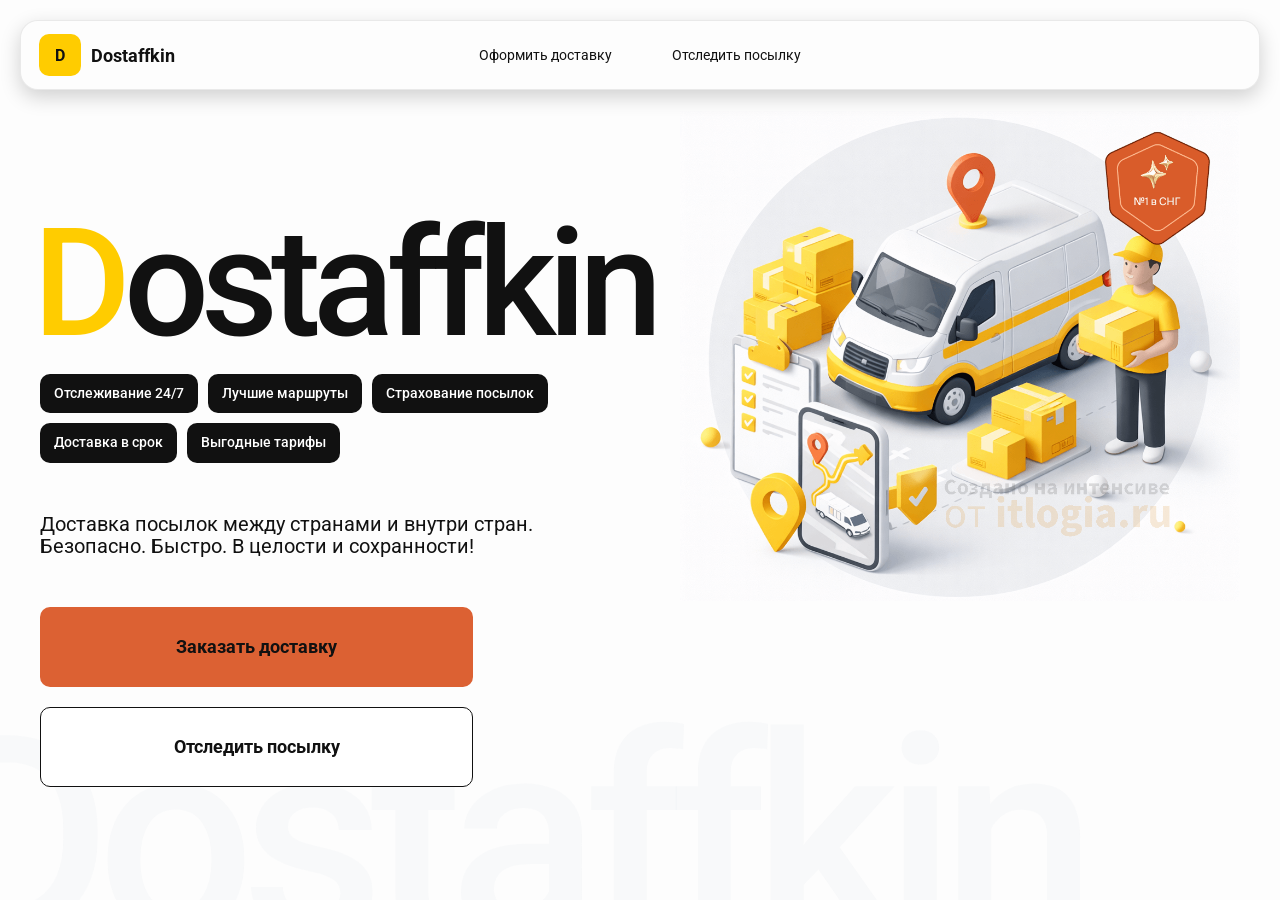
<file: index.html>
<!doctype html>
<html lang="ru">
<head>
    <meta charset="utf-8"/>
    <meta name="viewport" content="width=device-width,initial-scale=1,maximum-scale=1,user-scalable=0"/>
    <title>Dostaffkin — Доставка посылок между странами и внутри стран. Безопасно. Быстро. В целости и сохранности!</title>
    <link href="Styles/base.css" rel="stylesheet">
    <link href="Styles/base_adaptive.css" rel="stylesheet">
    <link href="Styles/index.css" rel="stylesheet">
    <link href="Styles/index_adaptive.css" rel="stylesheet">
</head>
<body>
    <div class="container">
        <header class="header">
            <a class="header-brand" href="#">
                <div class="header-logo">D</div>
                <div class="header-title">Dostaffkin</div>
            </a>
            <nav class="header-menu">
                <a class="header-link" href="./order.html">Оформить <span>доставку</span></a>
                <a class="header-link" href="./track.html">Отследить <span>посылку</span></a>
            </nav>
        </header>
        <main class="main">
            <section class="main-info">
                <div class="main-title">
                    <span>D</span>ostaffkin
                </div>
                <div class="main-features">
                    <div class="main-feature">Отслеживание 24/7</div>
                    <div class="main-feature">Лучшие маршруты</div>
                    <div class="main-feature">Страхование посылок</div>
                    <div class="main-feature">Доставка в срок</div>
                    <div class="main-feature">Выгодные тарифы</div>
                </div>
                <div class="main-description">
                    Доставка посылок между странами и внутри стран.
                    Безопасно. Быстро. В целости и сохранности!
                </div>
                <div class="main-actions">
                    <a class="button" type="button" href="./order.html">Заказать доставку</a>
                    <a class="button button-white" type="button" href="./track.html">Отследить посылку</a>
                </div>
            </section>

            <div class="main-title-ghost">Dostaffkin</div>
            <section class="main-image">
                <img src="images/main-image.png" alt="Main image"/>
            </section>


        </main>


    </div>
</body>
</html>
</file>
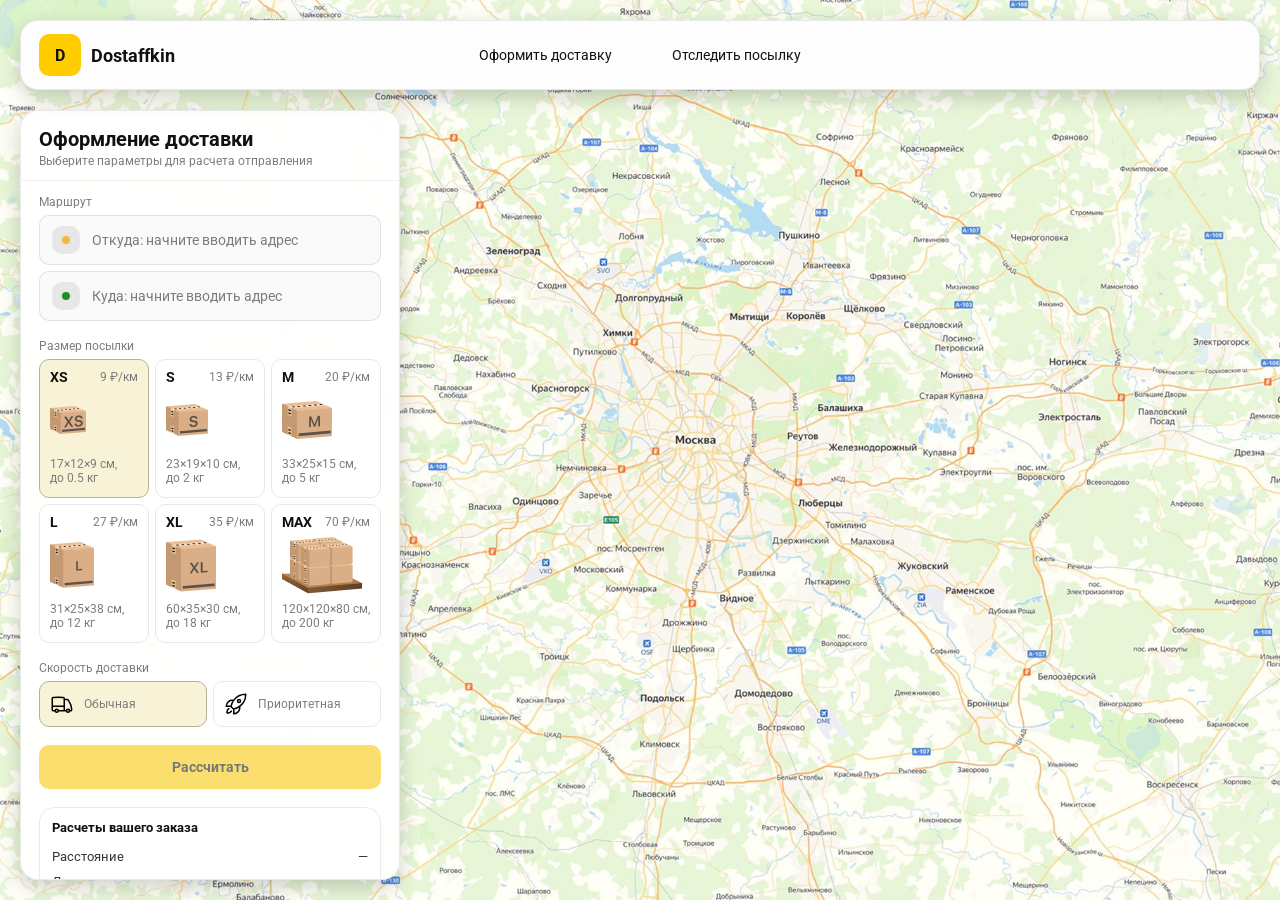
<file: order.html>
<!doctype html>
<html lang="ru">

<head>
    <meta charset="utf-8" />
    <meta name="viewport" content="width=device-width,initial-scale=1,maximum-scale=1,user-scalable=0" />
    <title>Оформление доставки</title>

    <link rel="stylesheet" href="Styles/base.css" />
    <link rel="stylesheet" href="Styles/base_adaptive.css" />

    <link rel="stylesheet" href="Styles/order.css" />
    <link rel="stylesheet" href="Styles/order_adaptive.css" />
</head>

<body>
    <div id="map"></div>

    <header class="header">
        <a class="header-brand" href="./index.html">
            <div class="header-logo">D</div>
            <div class="header-title">Dostaffkin</div>
        </a>
        <nav class="header-menu">
            <a class="header-link" href="#">Оформить <span>доставку</span></a>
            <a class="header-link" href="./track.html">Отследить <span>посылку</span></a>
        </nav>
    </header>

    <aside class="main" id="sidebar">
        <div class="main-header">
            <div class="main-title">Оформление доставки</div>
            <div class="main-text">Выберите параметры для расчета отправления</div>
        </div>
        <div class="main-content">
            <div class="main-route">
                <div class="main-block-title">Маршрут</div>
                <div class="main-fields">
                    <div class="main-field" id="fromField">
                        <div class="main-pin"></div>
                        <input id="from" placeholder="Откуда: начните вводить адрес" autocomplete="off" />
                        <div class="main-ac" id="fromAc" role="listbox" aria-label="Подсказки адресов"></div>
                    </div>

                    <div class="main-field" id="toField">
                        <div class="main-pin"></div>
                        <input id="to" placeholder="Куда: начните вводить адрес" autocomplete="off" />
                        <div class="main-ac" id="toAc" role="listbox" aria-label="Подсказки адресов"></div>
                    </div>
                </div>
            </div>
            <div class="main-package">
                <div class="main-block-title">Размер посылки</div>

                <div class="main-sizes">
                    <div class="main-size-card is-active" data-value="xs">
                        <div class="main-size-top">
                            <div class="main-size-label">XS</div>
                            <div class="main-size-rate">9 ₽/км</div>
                        </div>
                        <div class="main-size-media">
                            <img src="images/sizes/xs.png" alt="Короб XS" />
                        </div>
                        <div class="main-size-description">17×12×9 см,<br>до 0.5 кг</div>
                    </div>

                    <div class="main-size-card" data-value="s">
                        <div class="main-size-top">
                            <div class="main-size-label">S</div>
                            <div class="main-size-rate">13 ₽/км</div>
                        </div>
                        <div class="main-size-media">
                            <img src="images/sizes/s.png" alt="Короб S" />
                        </div>
                        <div class="main-size-description">23×19×10 см,<br>до 2 кг</div>
                    </div>

                    <div class="main-size-card" data-value="m">
                        <div class="main-size-top">
                            <div class="main-size-label">M</div>
                            <div class="main-size-rate">20 ₽/км</div>
                        </div>
                        <div class="main-size-media">
                            <img src="images/sizes/m.png" alt="Короб M" />
                        </div>
                        <div class="main-size-description">33×25×15 см,<br>до 5 кг</div>
                    </div>

                    <div class="main-size-card" data-value="l">
                        <div class="main-size-top">
                            <div class="main-size-label">L</div>
                            <div class="main-size-rate">27 ₽/км</div>
                        </div>
                        <div class="main-size-media">
                            <img src="images/sizes/l.png" alt="Короб L" />
                        </div>
                        <div class="main-size-description">31×25×38 см,<br>до 12 кг</div>
                    </div>

                    <div class="main-size-card" data-value="xl">
                        <div class="main-size-top">
                            <div class="main-size-label">XL</div>
                            <div class="main-size-rate">35 ₽/км</div>
                        </div>
                        <div class="main-size-media">
                            <img src="images/sizes/xl.png" alt="Короб XL" />
                        </div>
                        <div class="main-size-description">60×35×30 см,<br>до 18 кг</div>
                    </div>

                    <div class="main-size-card" data-value="max">
                        <div class="main-size-top">
                            <div class="main-size-label">MAX</div>
                            <div class="main-size-rate">70 ₽/км</div>
                        </div>
                        <div class="main-size-media main-size-media-palleta">
                            <img src="images/sizes/max.png" alt="Паллета" />
                        </div>
                        <div class="main-size-description">120×120×80 см,<br>до 200 кг</div>
                    </div>
                </div>
            </div>
            <div class="main-speed">
                <div class="main-block-title">Скорость доставки</div>

                <div class="main-speeds">
                    <div class="main-speed-card is-active" data-value="regular">
                        <img class="main-speed-media" src="images/icons/regular.svg" alt="Regular" />
                        <div class="main-speed-description">Обычная</div>
                    </div>
                    <div class="main-speed-card" data-value="fast">
                        <img class="main-speed-media" src="images/icons/fast.svg" alt="Fast" />
                        <div class="main-speed-description">Приоритетная</div>
                    </div>

                </div>
            </div>
            <div class="main-calculate-block">
                <button id="calc" class="button calculate-button" type="button" disabled>Рассчитать</button>
            </div>
            <div class="main-result" id="result">
                <div class="main-result-title">Расчеты вашего заказа</div>
                <div class="main-result-lines">
                    <div class="main-result-line"><span>Расстояние</span><span id="distanceValue">—</span></div>
                    <div class="main-result-line"><span>Доставим через</span><span id="durationValue">—</span></div>
                    <div class="main-result-line"><span>Тариф</span><span id="rateValue">—</span></div>
                </div>
                <div class="main-price">
                    <div class="main-price-label">Итого</div>
                    <div class="main-price-value" id="totalValue">—</div>
                </div>
            </div>
            <div class="main-order-box">
                <div class="main-order-form" id="orderForm">
                    <div class="main-order-title">Оформление доставки</div>
                    <div class="main-block-info-row">
                        <div class="main-block-title">Контакты</div>
                        <div class="order-fields">
                            <div class="main-field">
                                <input id="customerName" placeholder="Ваше имя" autocomplete="off" />
                            </div>
                            <div class="main-field">
                                <input id="customerPhone" placeholder="Ваш телефон" autocomplete="off"
                                    inputmode="tel" />
                            </div>
                        </div>
                    </div>
                    <div class="main-block-info-row extra-info">
                        <div class="main-block-title">Дополнительная информация</div>
                        <div class="main-field textarea">
                            <textarea id="comment" placeholder="Детали доставки и комментарии"></textarea>
                        </div>
                    </div>
                    <button id="submit" class="button main-submit-request" type="button" disabled>Отправить
                        заявку
                    </button>
                </div>

                <div class="main-order-success" id="orderSuccess">
                    <div class="main-success-icon">✓</div>
                    <div class="main-success-title">Заявка отправлена!</div>
                    <div class="main-success-title">Номер отправления – <span id="orderId"></span></div>
                    <div class="main-success-subtitle">Мы скоро свяжемся с вами</div>
                </div>
            </div>
        </div>


    </aside>

</body>

</html>
</file>
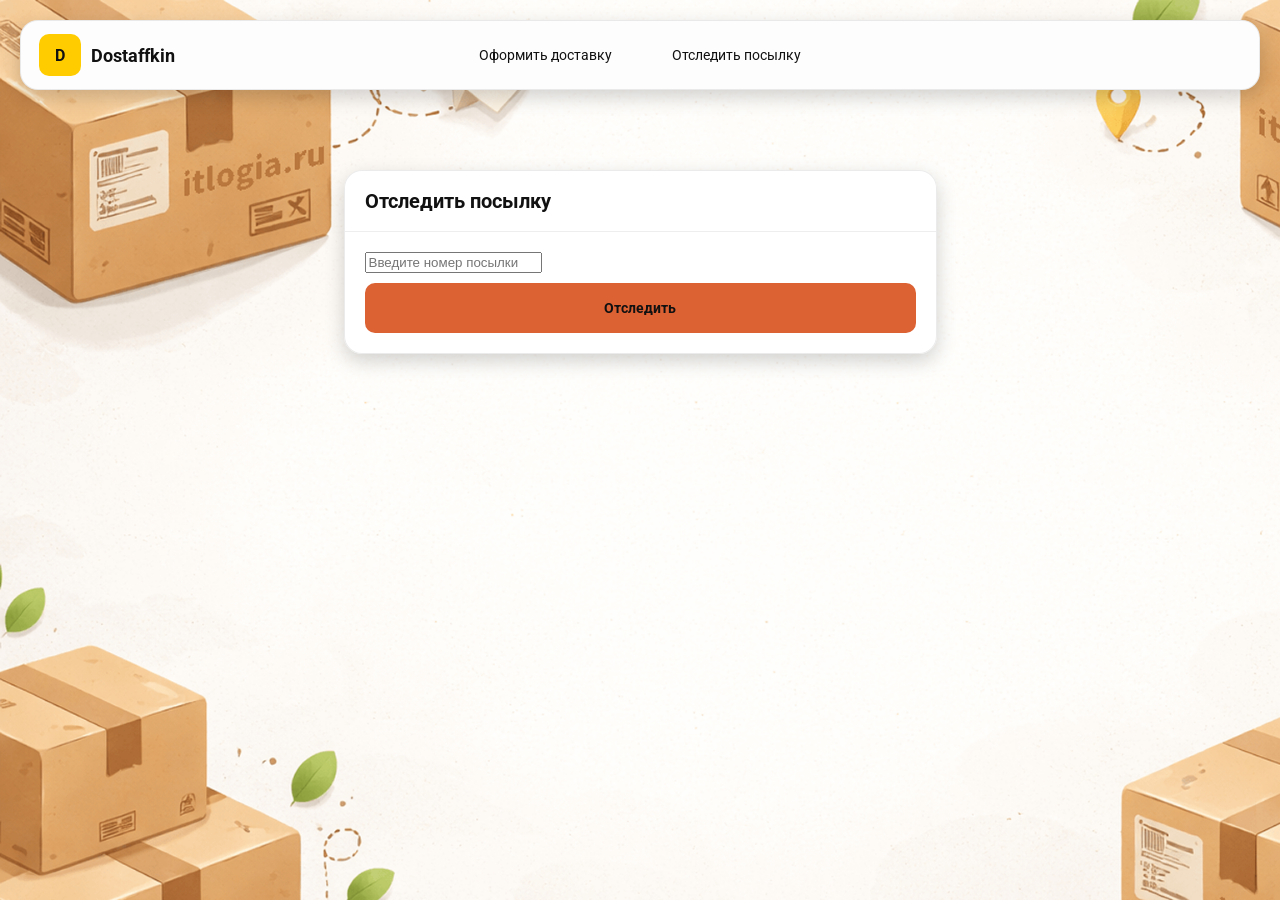
<file: track.html>
<!doctype html>
<html lang="ru">

<head>
    <meta charset="utf-8" />
    <meta name="viewport" content="width=device-width,initial-scale=1,maximum-scale=1,user-scalable=0" />
    <title>Отследить посылку</title>
    <link rel="stylesheet" href="Styles/base.css" />
    <link rel="stylesheet" href="Styles/base_adaptive.css" />

    <link rel="stylesheet" href="Styles/track.css" />
    <link rel="stylesheet" href="Styles/track_adaptive.css" />
</head>

<body>
    <div class="container">
        <header class="header">
            <a class="header-brand" href="./index.html">
                <div class="header-logo">D</div>
                <div class="header-title">Dostaffkin</div>
            </a>
            <nav class="header-menu">
                <a class="header-link" href="./order.html">Оформить <span>доставку</span></a>
                <a class="header-link" href="#">Отследить <span>посылку</span></a>
            </nav>
        </header>
        <main class="track-content">
            <section class="track-card track-search">
                <div class="track-title">Отследить посылку</div>
                <div class="track-action">
                    <div class="main-field track-field">
                        <input id="trackNumber" placeholder="Введите номер посылки" autocomplete="off" />
                    </div>
                    <button id="trackButton" class="button track-button" type="button">Отследить</button>
                </div>
            </section>
            <section class="track-card track-result" id="trackResult">
                <div class="track-result-header">
                    <div class="track-id" id="trackIdValue"></div>
                    <div class="track-routes">
                        <div class="track-route">
                            <div class="track-route-pin">
                                <svg xmlns="http://www.w3.org/2000/svg" fill="none" viewBox="0 0 24 24"
                                    stroke-width="1.5" stroke="orange" class="size-6">
                                    <path stroke-linecap="round" stroke-linejoin="round"
                                        d="M15 10.5a3 3 0 1 1-6 0 3 3 0 0 1 6 0Z" />
                                    <path stroke-linecap="round" stroke-linejoin="round"
                                        d="M19.5 10.5c0 7.142-7.5 11.25-7.5 11.25S4.5 17.642 4.5 10.5a7.5 7.5 0 1 1 15 0Z" />
                                </svg>
                            </div>
                            <div class="track-route-address" id="trackFromValue">
                                Откуда: Москва, улица Арбат, 1
                            </div>
                        </div>
                        <div class="track-route track-route-arrow">
                            <svg xmlns="http://www.w3.org/2000/svg" fill="none" viewBox="0 0 24 24" stroke-width="1.5"
                                stroke="currentColor" class="size-6">
                                <path stroke-linecap="round" stroke-linejoin="round"
                                    d="M19.5 13.5 12 21m0 0-7.5-7.5M12 21V3" />
                            </svg>
                        </div>
                        <div class="track-route">
                            <div class="track-route-pin">
                                <svg xmlns="http://www.w3.org/2000/svg" fill="none" viewBox="0 0 24 24"
                                    stroke-width="1.5" stroke="green" class="size-6">
                                    <path stroke-linecap="round" stroke-linejoin="round"
                                        d="M15 10.5a3 3 0 1 1-6 0 3 3 0 0 1 6 0Z" />
                                    <path stroke-linecap="round" stroke-linejoin="round"
                                        d="M19.5 10.5c0 7.142-7.5 11.25-7.5 11.25S4.5 17.642 4.5 10.5a7.5 7.5 0 1 1 15 0Z" />
                                </svg>
                            </div>
                            <div class="track-route-address" id="trackToValue">
                                Куда: Минск, проспект Независимости, 58
                            </div>
                        </div>
                    </div>
                </div>
                <div class="track-info">
                    <div class="track-status-title">Статус данной посылки:</div>
                    <div class="track-status-list" id="trackStatusList">


                        <div class="track-status created">
                            <img src="images/icons/created.svg" class="track-status-icon" alt="Created">
                            <div class="track-status-text">
                                <div class="track-status-text-state">Создан</div>
                                <div class="track-status-text-date">10.01.2026</div>
                            </div>
                        </div>

                        <div class="track-status in-way">
                            <img src="images/icons/in-way.svg" class="track-status-icon" alt="In way">
                            <div class="track-status-text">
                                <div class="track-status-text-state">В пути: Москва</div>
                                <div class="track-status-text-date">18.01.2026</div>
                            </div>
                        </div>

                        <div class="track-status ready">
                            <img src="images/icons/ready.svg" class="track-status-icon" alt="Ready">
                            <div class="track-status-text">
                                <div class="track-status-text-state">Готов к выдаче</div>
                                <div class="track-status-text-date">25.01.2026</div>
                            </div>
                        </div>

                        <div class="track-status done">
                            <img src="images/icons/done.svg" class="track-status-icon" alt="Done">
                            <div class="track-status-text">
                                <div class="track-status-text-state">Вручен</div>
                                <div class="track-status-text-date">27.01.2026</div>
                            </div>
                        </div>

                    </div>
                </div>
            </section>
        </main>
    </div>
</body>

</html>
</file>
<file: Styles/base.css>
*, *::before, *::after {
    box-sizing: border-box;
}

@font-face {
    font-family: "Roboto";
    src: url("../fonts/Roboto-Regular.ttf");
    font-weight: normal;
}

@font-face {
    font-family: "Roboto";
    src: url("../fonts/Roboto-Bold.ttf");
    font-weight: bold;
}

@font-face {
    font-family: "Roboto";
    src: url("../fonts/Roboto-Medium.ttf");
    font-weight: 500;
}

html, body {
    margin: 0;
    color: #111111;
    font-family: "Roboto", sans-serif;
}

body {
    background: #FDFDFD;
}
.header{
    border-radius: 18px;
    box-shadow: 0 7px 20px 0 #0000002E;
    background: #FDFDFD;
    left: 20px;
    border: 1px solid rgba(0, 0, 0, 0.08);
    position: fixed;
    right: 20px;
    top: 20px;
    padding: 14px 18px;
    height: 70px;
    display: flex;
    align-items: center;
    z-index: 6;
}

.header-brand {
    display: flex;
    align-items: center;
    text-decoration: none;
    gap: 10px;
}

.header-logo {
    width: 42px;
    height: 42px;
    border-radius: 10px;
    background: #FFCC00;
    display: grid;
    place-items: center;
    font-weight: bold;
    color: #111;
}

.header-title {
    font-size: 18px;
    font-weight: bold;
    color: #111111;
    text-decoration: none;
}

.header-menu {
    display: flex;
    align-items: center;
    gap: 60px;
    margin: 0;
    position: absolute;
    left: 50%;
    transform: translateX(-50%);
}

.header-link {
    font-size: 14px;
    color: #111111;
    text-decoration: none;
}

.button {
    border: 0;
    outline: none;
    height: 44px;
    border-radius: 10px;
    font-size: 14px;
    font-weight: bold;
    cursor: pointer;
    font-family: inherit;
    transition: transform .08s ease, opacity .12s ease;
    background: #dc6133;
    color: #111111;
    text-align: center;
    text-decoration: none;
}

.button:hover {
    background-color: #E5BC19;
}

.button:disabled {
    cursor: not-allowed;
    background-color: #FADE6E;
    color: #787878;
    transform: none;
}

.button.button-white {
    background: #ffffff;
    border: 1px solid #111111;
}

.button.button-white:hover {
    background: rgb(241 241 241);
}
</file>
<file: Styles/base_adaptive.css>
@media (max-width: 767px) {
    .header {
        left: 10px;
        right: 10px;
        top: 10px;
    }

    .header-link span {
        display: none;
    }

    .header-menu {
        gap: 20px;
        justify-content: flex-start;
        margin: 0 0 0 30px;
        position: static;
        transform: none;
    }
}

@media (max-width: 420px) {
    .header-title {
        display: none;
    }
}

@media (max-width: 374px) {
    .header-menu {
        gap: 10px;
        margin: 0 0 0 10px;
    }
}
</file>
<file: Styles/index.css>
.container {
    overflow: hidden;
    min-height: 100vh;
}

.main {
    padding: 111px 40px 40px;
    position: relative;
    display: flex;
}

.main-info {
    max-width: 840px;
    width: 100%;
    position: relative;
}

.main-title {
    margin-top: 98px;
    font-weight: 500;
    font-size: 200px;
    line-height: 1;
    letter-spacing: -0.05em;
    color: #111111;
    left: -15px;
    position: relative;
}

.main-title span {
    color: #ffcc00;
}

.main-features {
    margin-top: 15px;
    display: flex;
    flex-wrap: wrap;
    gap: 10px;
}

.main-feature {
    background: #111111;
    color: #ffffff;
    padding: 12px 14px;
    font-weight: 500;
    font-size: 14px;
    line-height: 1.1;
    border-radius: 10px;
}

.main-description {
    margin-top: 50px;
    max-width: 500px;
    font-size: 20px;
    line-height: 1.1;
    color: #111111;
}

.main-actions {
    margin-top: 50px;
    display: flex;
    flex-direction: column;
    gap: 20px;
}

.main-actions .button {
    height: 80px;
    width: 433px;
    font-size: 18px;
    font-weight: bold;
    place-items: center;
    display: grid;
}

.main-title-ghost {
    position: absolute;
    z-index: -1;
    left: -70px;
    bottom: -150px;
    font-weight: 500;
    font-size: 278px;
    line-height: 1;
    letter-spacing: -0.05em;
    color: #ECEDF04D;
}

.main-image {
    width: 1024px;
    top: 100px;
    z-index: -2;
}

.main-image img {
    width: 100%;
    max-width: 1024px;
    height: auto;
    display: block;
}
</file>
<file: Styles/index_adaptive.css>
@media (max-width: 1760px) {
    .main-title {
        font-size: 150px;
        left: -7px;
    }

    .main-info {
        max-width: 640px;
    }
}

@media (max-width: 1200px) {
    .main-info {
        max-width: 540px;
    }

    .main {
        padding: 111px 20px 20px;
    }

    .main-title {
        font-size: 120px;
        left: -4px;
    }

    .main-title-ghost {
        font-size: 220px;
    }
}

@media (max-width: 1024px) {
    .main-title {
        margin-top: 30px;
    }

    .main {
        flex-direction: column-reverse;
    }

    .main-image {
        max-width: 350px;
        position: absolute;
        left: 370px;
        top: 370px;
    }

    .main-info {
        max-width: 100%;
    }

    .main-actions {
        gap: 10px;
    }

    .main-actions .button {
        height: 50px;
        font-size: 14px;
        width: auto;
        max-width: 300px;
    }

    .main-description {
        max-width: 350px;
    }
}

@media (max-width: 570px) {
    .main-title {
        font-size: 88px;
    }

    .main-description {
        max-width: 100%
    }

    .main-actions {
       width: 100%;
    }

    .main-actions .button {
        width: 100%;
        max-width: 100%
    }

    .main-image {
        max-width: 650px;
        position: absolute;
        left: 170px;
        top: 70px;
        opacity: 0.2;
    }
}

@media (max-width: 400px) {
    .main-title {
        font-size: 70px;
    }
}
</file>
<file: Styles/order.css>
#map {
    background-image: url("../images/order-bg.png");
    background-size: cover;
    position: fixed;
    inset: 0;
}

.main {
    border-radius: 18px;
    box-shadow: 0 7px 20px 0 #0000002E;
    backdrop-filter: blur(10px);
    background: rgba(255, 255, 255, 0.96);
    left: 20px;
    border: 1px solid rgba(0, 0, 0, 0.08);
    position: fixed;
    top: 110px;
    bottom: 20px;
    width: 380px;
    display: flex;
    flex-direction: column;
    overflow: hidden;
    z-index: 5;
}

.main-header {
    padding: 18px 18px 12px 18px;
    border-bottom: 1px solid rgba(0, 0, 0, 0.06);
    display: flex;
    flex-direction: column;
}

.main-title {
    font-size: 20px;
    line-height: 100%;
    font-weight: bold;
}

.main-text {
    font-size: 12px;
    margin-top: 5px;
    color: #7C7C7C;
}

.main-content {
    padding: 14px 18px 18px 18px;
    overflow: auto;
    scrollbar-width: none;
    display: flex;
    flex-direction: column;
    gap: 18px;
    flex: 1;
}

.main-block-title {
    font-size: 12px;
    color: #7C7C7C;
}

.main-route .main-block-title,
.main-package .main-block-title {
    margin-bottom: 6px;
}

.main-field {
    display: flex;
    align-items: center;
    margin-top: 6px;
    gap: 10px;
    border: 1px solid #1111111A;
    background: #FAFAFA;
    border-radius: 10px;
    padding: 10px 12px;
    position: relative;
    box-sizing: border-box;
    height: 50px;
}

.main-field.textarea {
    height: auto;
}

.main-pin {
    width: 28px;
    height: 28px;
    border-radius: 10px;
    background: rgba(17, 17, 17, 0.08);
    display: grid;
    place-items: center;
    flex: 0 0 auto;
    position: relative;
}

.main-pin::before {
    content: "";
    width: 8px;
    height: 8px;
    border-radius: 999px;
    background: orange;
    opacity: .75;
    display: block;
}

.main-field:last-child .main-pin::before {
    background: green;
    opacity: .85;
}

input, textarea {
    width: 100%;
    border: 0;
    outline: none;
    background: transparent;
    font-size: 14px;
    color: #111111;
    font-family: inherit;
}

textarea {
    resize: vertical;
    min-height: 72px;
    padding: 2px 0;
}

input::placeholder, textarea::placeholder {
    color: #7C7C7C;
}

.main-field:focus-within {
    border-color: rgba(0, 0, 0, 0.20);
    box-shadow: 0 0 0 4px rgba(255, 204, 0, 0.35);
    background: rgba(255, 255, 255, 0.75);
}

.main-sizes {
    display: grid;
    gap: 6px;
    grid-template-columns: repeat(3, 1fr);
}

.main-size-card {
    border: 1px solid #E8E8E7;
    background: #FFFFFF;
    border-radius: 10px;
    padding: 10px;
    cursor: pointer;
    user-select: none;
    transition: transform .08s ease, border-color .12s ease, background .12s ease;
    min-height: 139px;
}

.main-size-card:hover {
    transform: translateY(-1px);
}

.main-size-card.is-active {
    background-color: #F8F2D6;
    border-color: #B7B196;
}

.main-size-top {
    display: flex;
    align-items: center;
    justify-content: space-between;
}

.main-size-label {
    font-weight: bold;
    font-size: 14px;
    color: #111111;
    line-height: 100%;
}

.main-size-rate {
    font-size: 12px;
    color: #7C7C7C;
    line-height: 100%;
}

.main-size-media {
    margin-top: 8px;
    height: 57px;
}

.main-size-description {
    margin-top: 8px;
    font-size: 12px;
    color: #7C7C7C;
    line-height: 1.2;
}

.calculate-button {
    width: 100%;
}

.main-result {
    border: 1px solid rgba(0, 0, 0, 0.08);
    background: rgba(255, 255, 255, 0.75);
    border-radius: 16px;
    padding: 12px;
    line-height: 1.25;
}

.main-result-title {
    font-weight: bold;
    font-size: 13px;
    color: #111111;
    margin-bottom: 13px;
}

.main-result-lines {
    gap: 8px;
    display: flex;
    flex-direction: column;
}

.main-result-line {
    font-size: 13px;
    color: rgba(17, 17, 17, 0.85);
    display: flex;
    justify-content: space-between;
}

.main-price {
    margin-top: 18px;
    padding-top: 10px;
    border-top: 1px dashed rgba(0, 0, 0, 0.12);
    display: flex;
    align-items: baseline;
    justify-content: space-between;
}

.main-price-label {
    font-size: 12px;
    color: rgba(17, 17, 17, 0.55);
}

.main-price-value {
    font-size: 20px;
    font-weight: bold;
    color: #111111;
    letter-spacing: -0.3px;
}

.main-order-box {
    background: #ffffff;
    border: 1px solid #E8E8E7;
    border-radius: 10px;
    padding: 12px;
}

.main-order-title {
    margin-bottom: 8px;
    font-weight: bold;
    font-size: 14px;
    color: #111111;
}

.main-block-info {
    display: flex;
    flex-direction: column;
    gap: 6px;
}

.order-fields {
    display: grid;
    grid-template-columns: 1fr 1fr;
    column-gap: 10px;
    margin-top: 6px;
}

.main-block-info-row.extra-info {
    display: block;
    margin-top: 13px;
}

.main-submit-request {
    width: 100%;
    margin-top: 6px;
}

.main-order-success {
    display: none;
    text-align: center;
    padding: 22px 12px;
    gap: 12px;
}

.main-order-success.is-visible {
    display: flex;
    flex-direction: column;
    align-items: center;
}

.main-success-icon {
    width: 56px;
    height: 56px;
    border-radius: 50%;
    background: #16a34a;
    color: #ffffff;
    display: grid;
    place-items: center;
    font-size: 30px;
}

.main-success-title {
    font-size: 14px;
    font-weight: bold;
    color: #111111;
}

.main-success-subtitle {
    font-size: 12px;
    color: rgba(17, 17, 17, 0.55);
    line-height: 1.3;
}

.main-speed .main-block-title {
    margin-bottom: 6px;
}

.main-speeds {
    display: grid;
    gap: 6px;
    grid-template-columns: repeat(2, 1fr);
}

.main-speed-card {
    border: 1px solid #E8E8E7;
    background: #FFFFFF;
    border-radius: 10px;
    padding: 10px;
    cursor: pointer;
    user-select: none;
    transition: transform .08s ease, border-color .12s ease, background .12s ease;
    display: flex;
    align-items: center;
    gap: 10px;
}

.main-speed-card:hover {
    transform: translateY(-1px);
}

.main-speed-card.is-active {
    background-color: #F8F2D6;
    border-color: #B7B196;
}

.main-speed-description {
    font-size: 12px;
    color: #7C7C7C;
    line-height: 1.2;
}
</file>
<file: Styles/order_adaptive.css>
@media (max-width: 767px) {
    .main {
        left: 10px;
        right: 10px;
        top: 50%;
        bottom: 12px;
        width: auto;
        max-width: none;
    }
}

@media (max-width: 420px) {
    .main-sizes {
        grid-template-columns: repeat(2, 1fr);
    }
}
</file>
<file: Styles/track.css>
.container {
    background: #F4F4F4 url("../images/track-bg.png");
    background-size: cover;
    min-height: 100vh;
    padding: 170px 0 50px 0;
}

.track-content {
    width: 593px;
    margin: 0 auto;
}

.track-card {
    width: 100%;
    border-radius: 18px;
    box-shadow: 0 7px 20px 0 #0000002E;
    backdrop-filter: blur(10px);
    background: rgba(255, 255, 255, 0.96);
    border: 1px solid rgba(0, 0, 0, 0.08);
}

.track-title {
    font-size: 20px;
    line-height: 100%;
    font-weight: bold;
    border-bottom: 1px solid #EEEEEE;
    padding: 20px;
}

.track-action {
    padding: 20px;
}

.track-button {
    width: 100%;
    height: 50px;
}

.track-field {
    margin-bottom: 10px;
}

.track-result {
    margin-top: 5px;
    display: none;
}

.track-result.is-visible {
    display: block;
}

.track-result-header {
    font-weight: bold;
    font-size: 14px;
    color: #111111;
    padding: 20px;
    border-bottom: 1px solid #EEEEEE;
}

.track-id {
    margin-bottom: 12px;
    font-size: 20px;
}

.track-routes {
    display: flex;
    flex-direction: column;
    gap: 10px;
    font-weight: normal;
}

.track-route {
    display: flex;
    align-items: center;
    gap: 10px;
}

.track-route-pin {
    width: 24px;
    height: 24px;
    flex-shrink: 0;
}

.track-route-arrow {
    padding: 15px 0;
    width: 24px;
    height: 24px;
}

.track-info {
    padding: 20px;
}

.track-status {
    display: flex;
    align-items: center;
    font-size: 12px;
    gap: 10px;
}

.track-status-title {
    font-size: 14px;
    color: #111111;
    margin-bottom: 20px;
}

.track-status-list {
    display: flex;
    flex-direction: column;
    gap: 15px;
}

.track-status-icon {
    width: 40px;
    height: 40px;
    border-radius: 50%;
    background: rgba(17, 17, 17, 0.08);
    display: grid;
    place-items: center;
    flex: 0 0 auto;
}

.track-status.created .track-status-icon {
    background-color: #F1CB00;
}

.track-status.in-way .track-status-icon {
    background-color: #F08A11;
}

.track-status.ready .track-status-icon {
    background-color: #A35D0A;
}

.track-status.done .track-status-icon {
    background-color: #37C93B;
}

.track-status-text {
    display: flex;
    align-items: center;
    justify-content: space-between;
    color: #111111;
    font-size: 12px;
    flex: 1;
}

.track-status-date {
    color: rgba(17, 17, 17, 0.55);
}
</file>
<file: Styles/track_adaptive.css>
@media (max-width: 767px) {
    .container {
        padding: 130px 0 50px 0;
    }

    .track-content {
        width: 100%;
        padding-left: 10px;
        padding-right: 10px;
    }

    .track-result-header {
        padding: 20px;
    }
}
</file>
